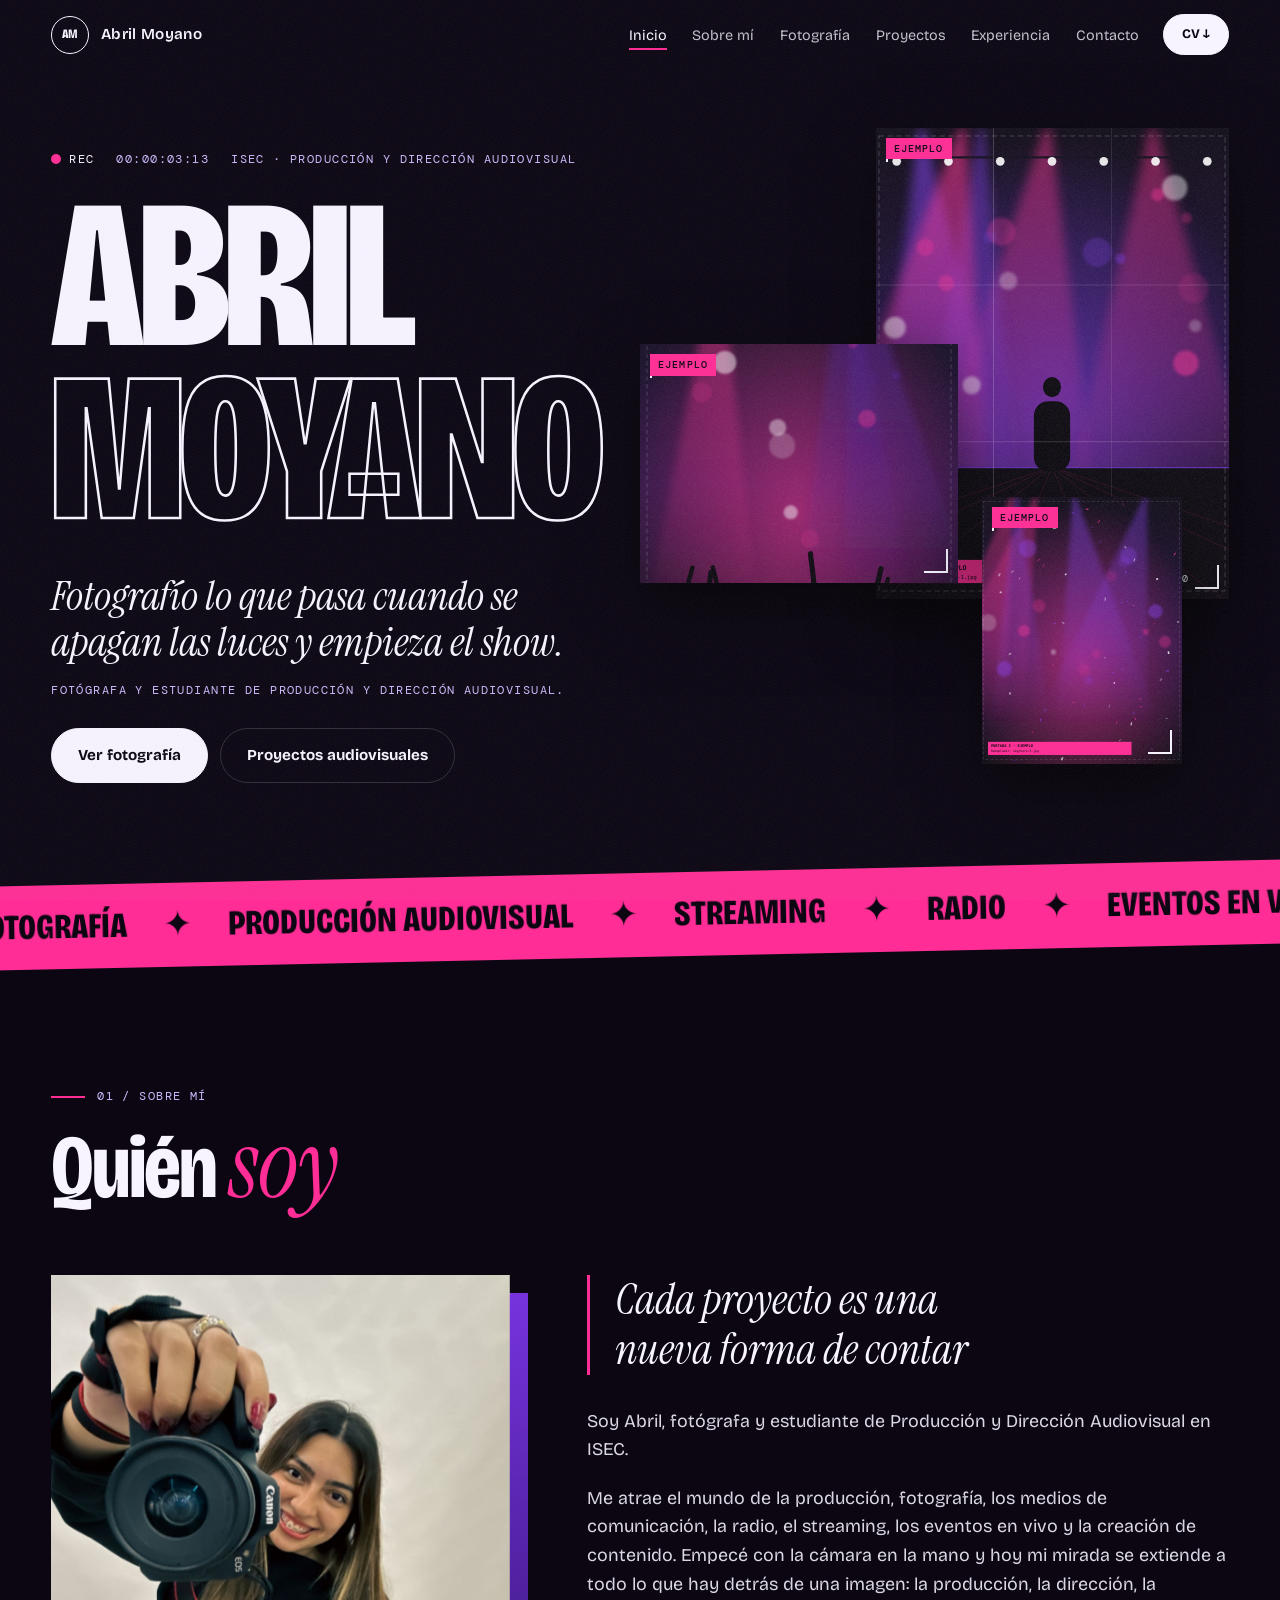
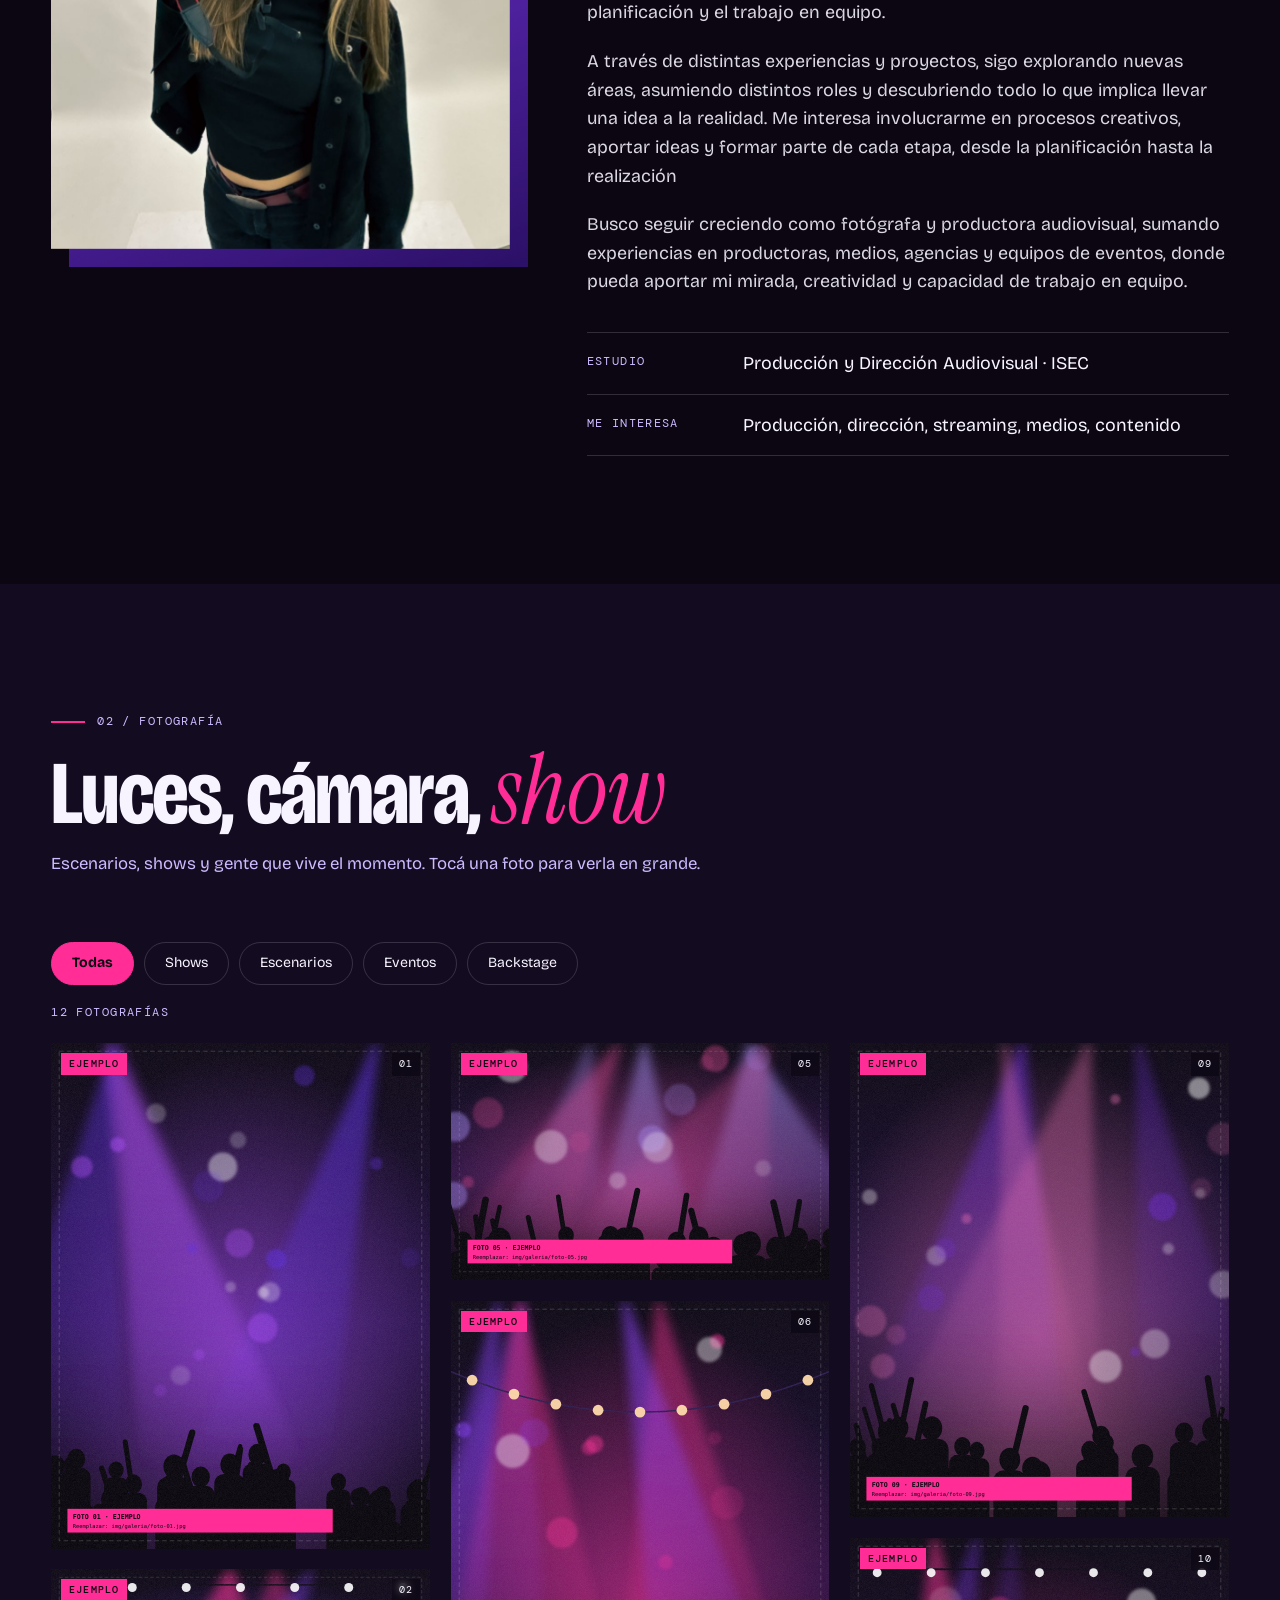
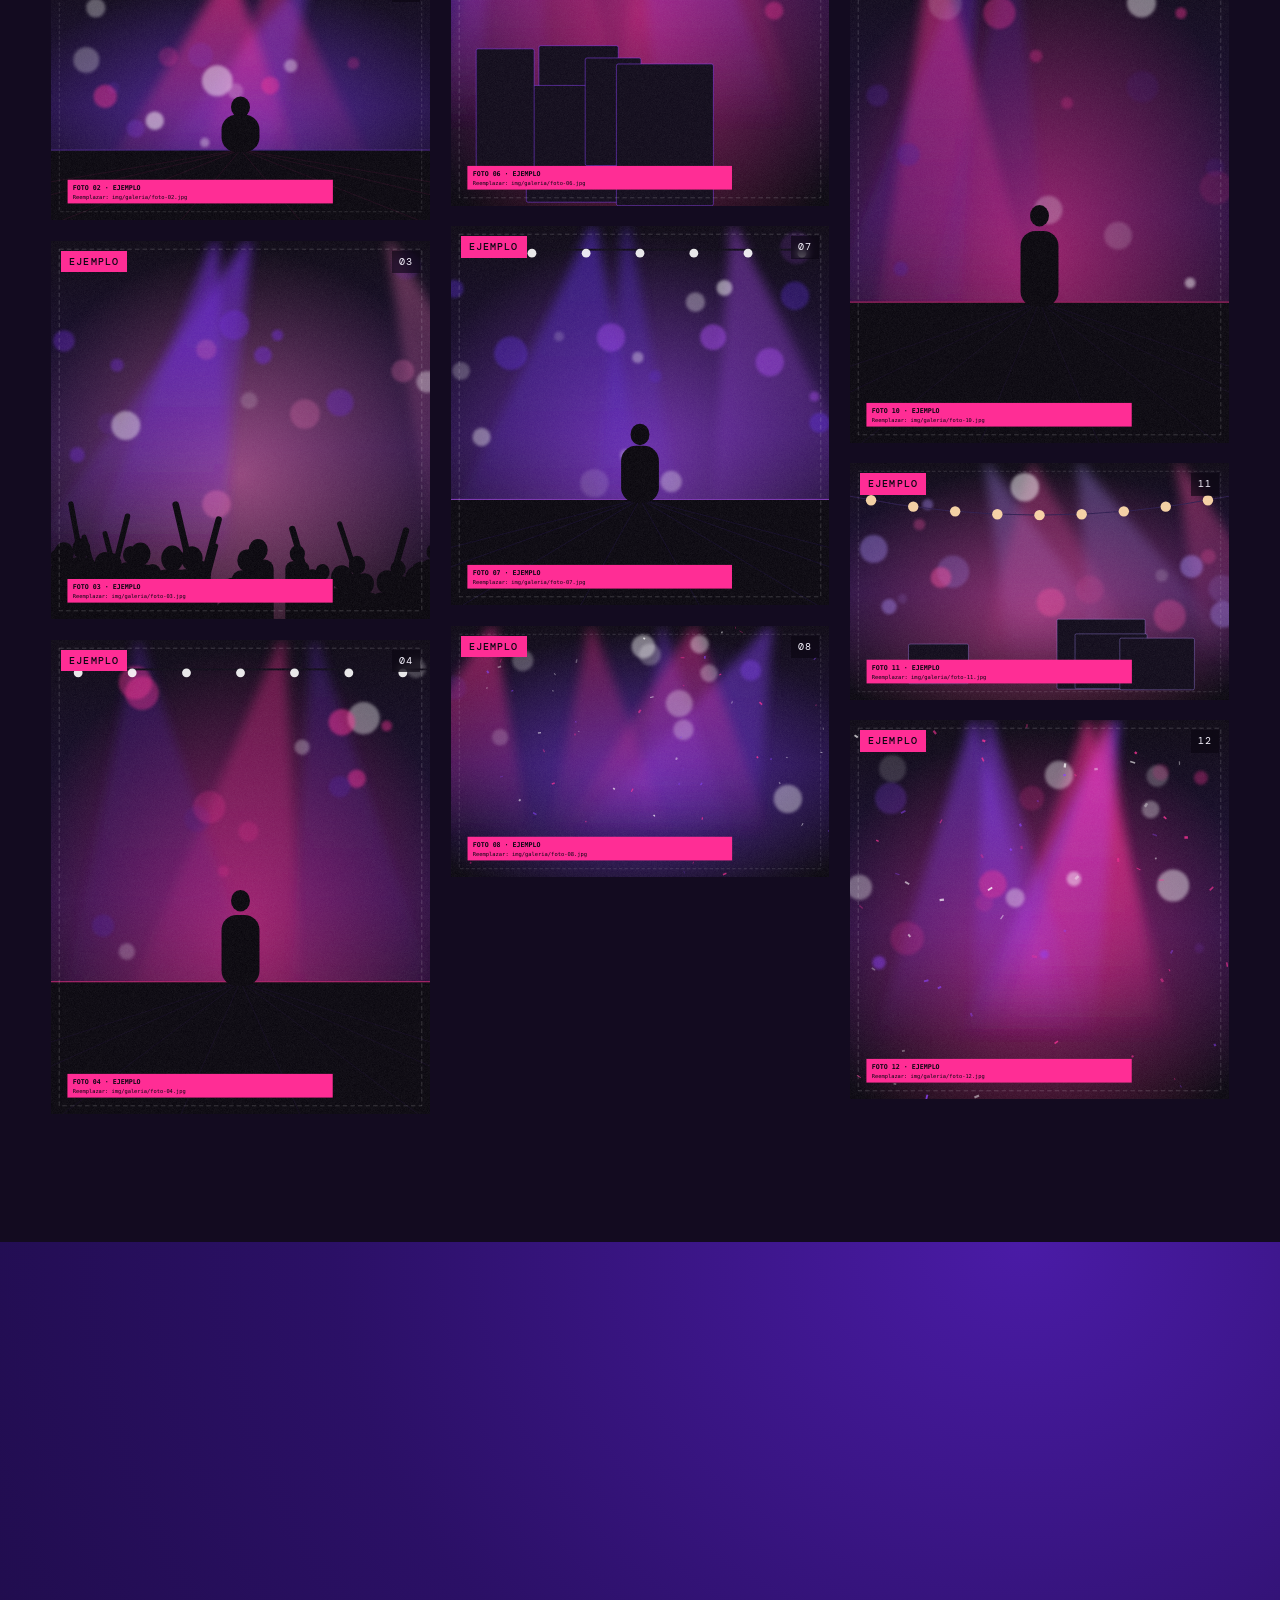
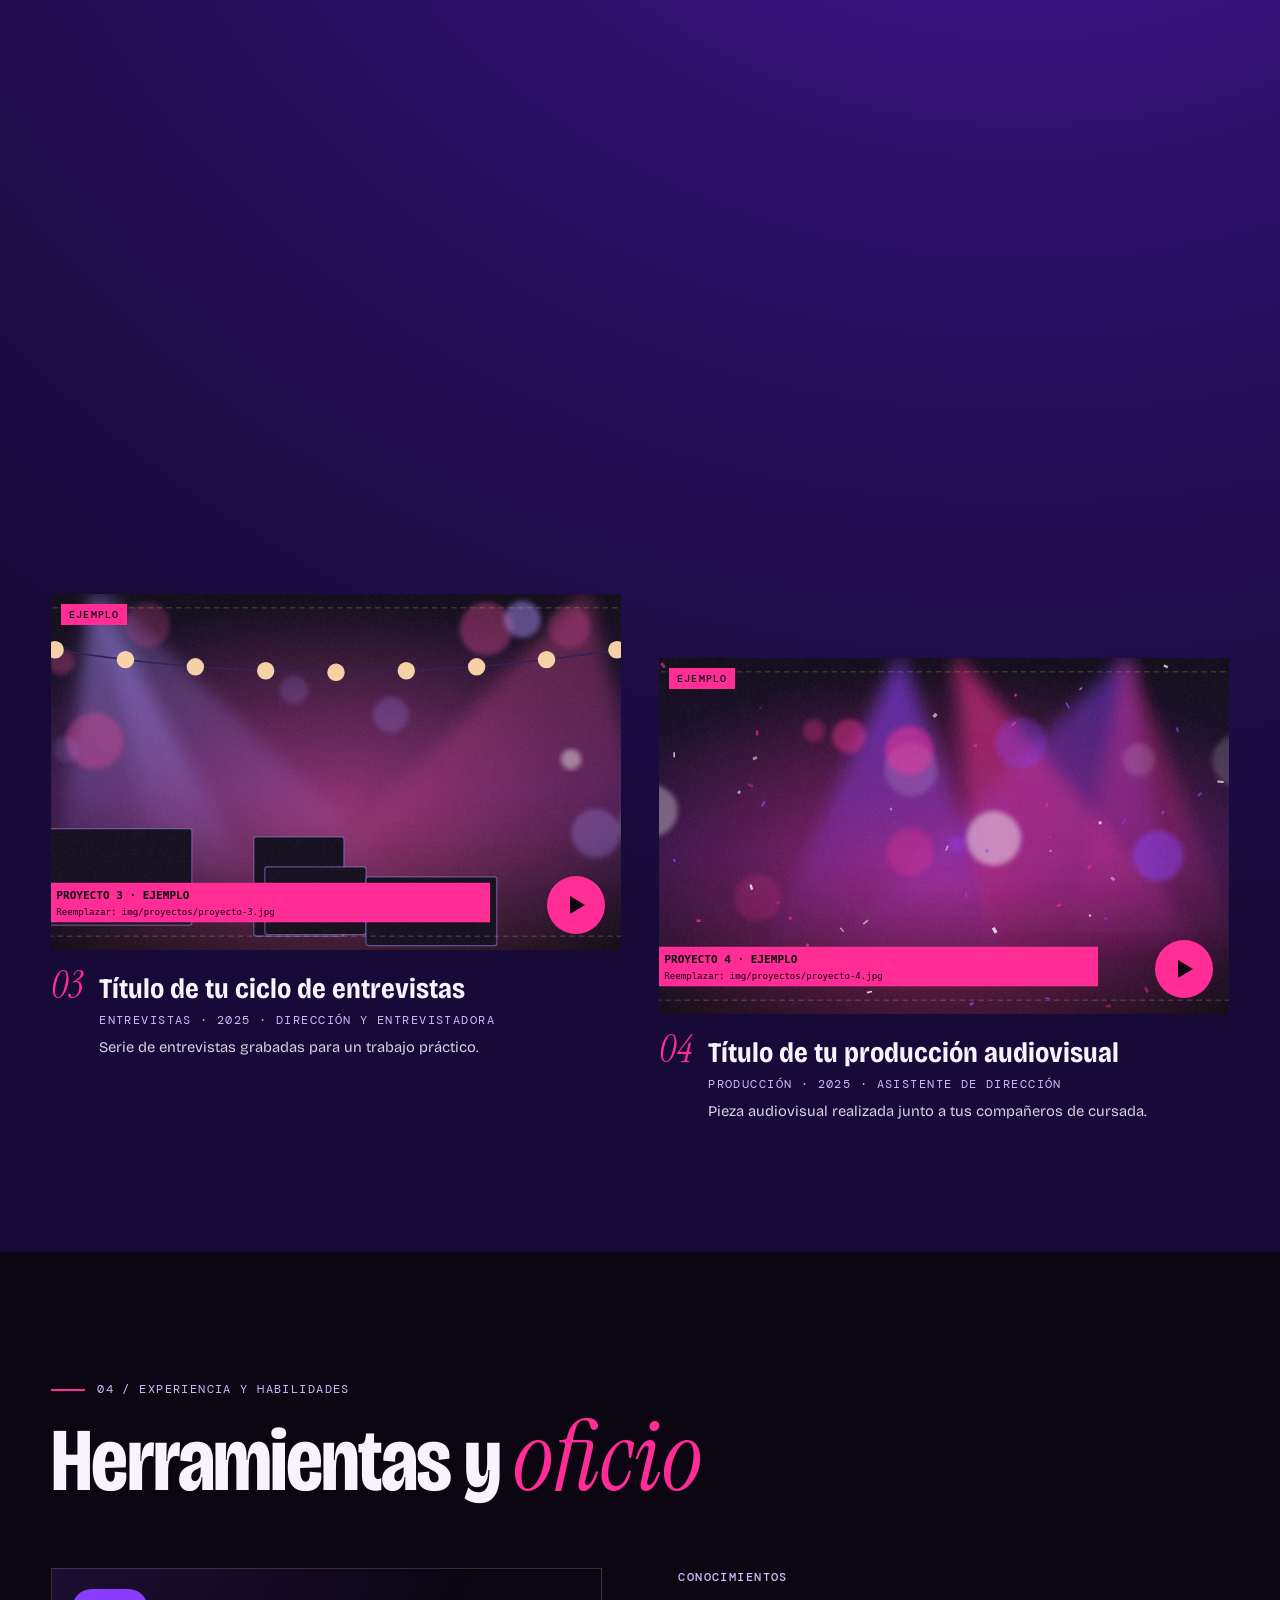
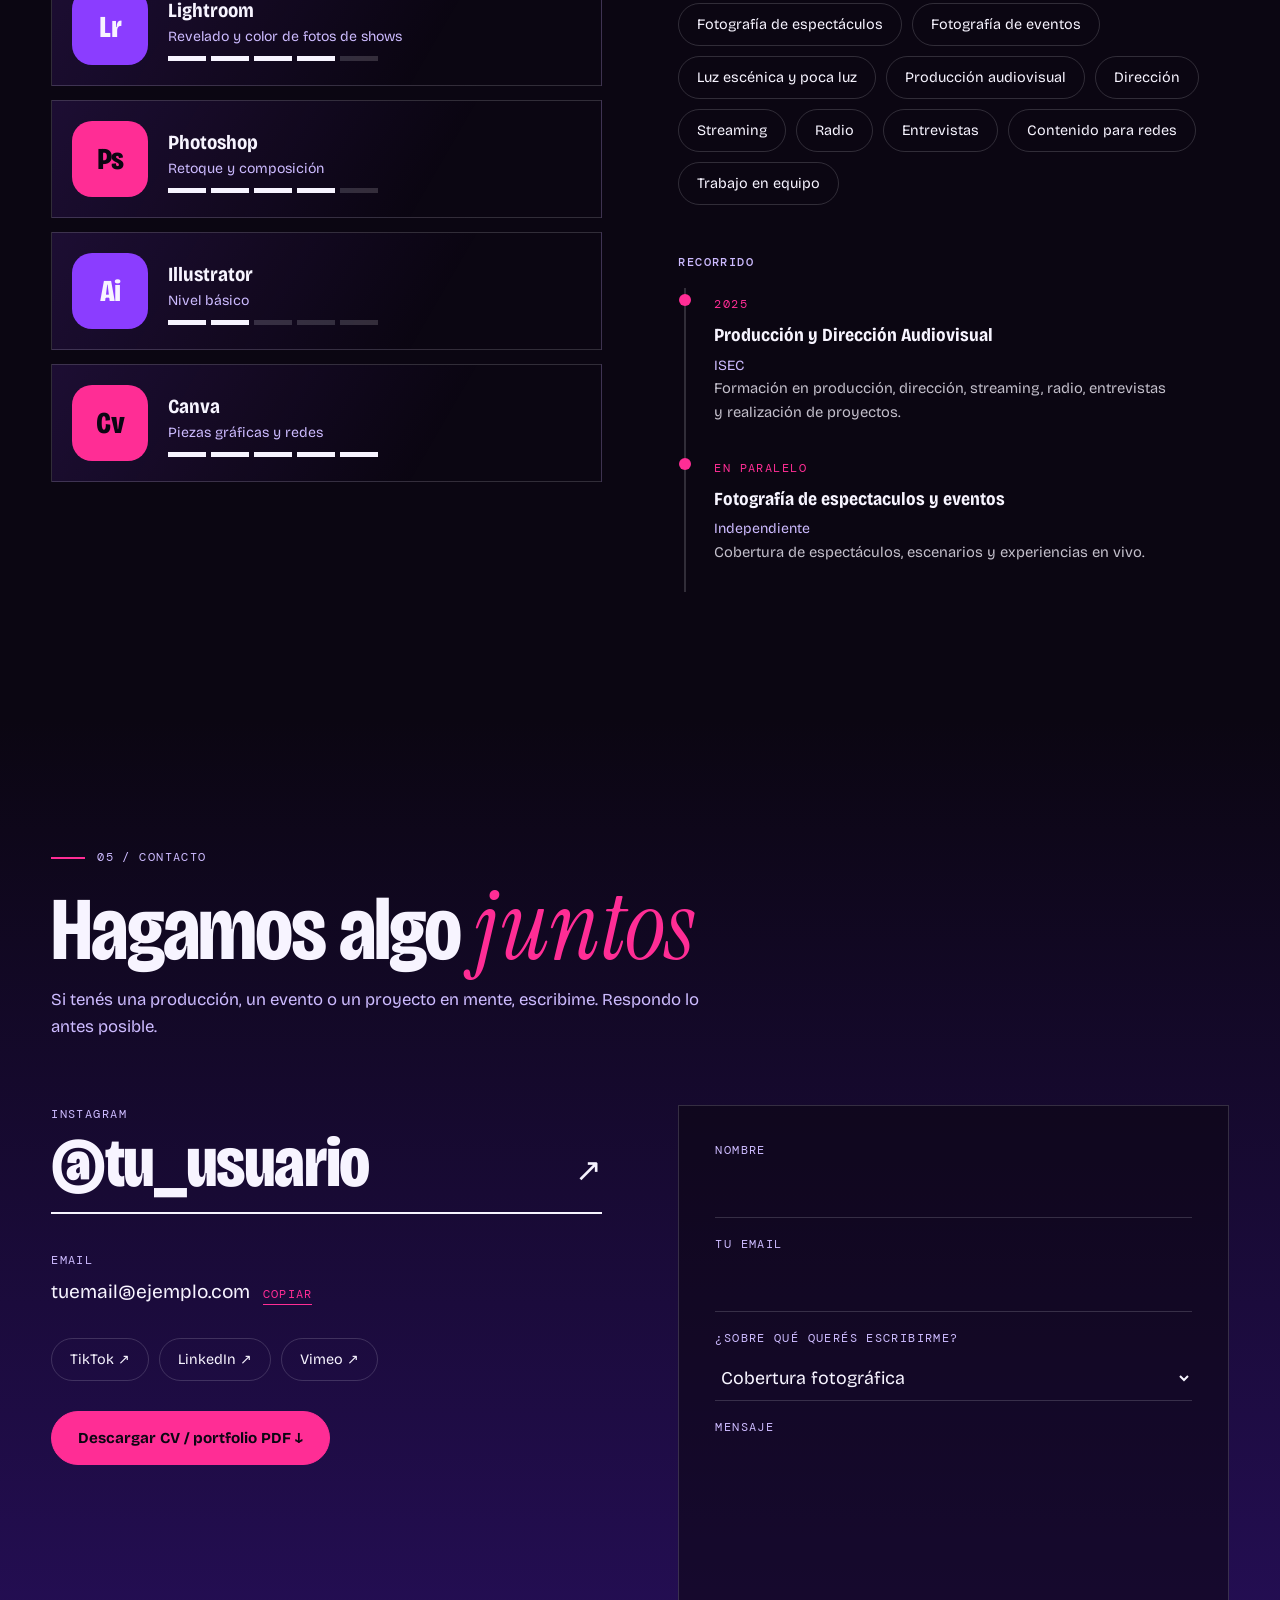
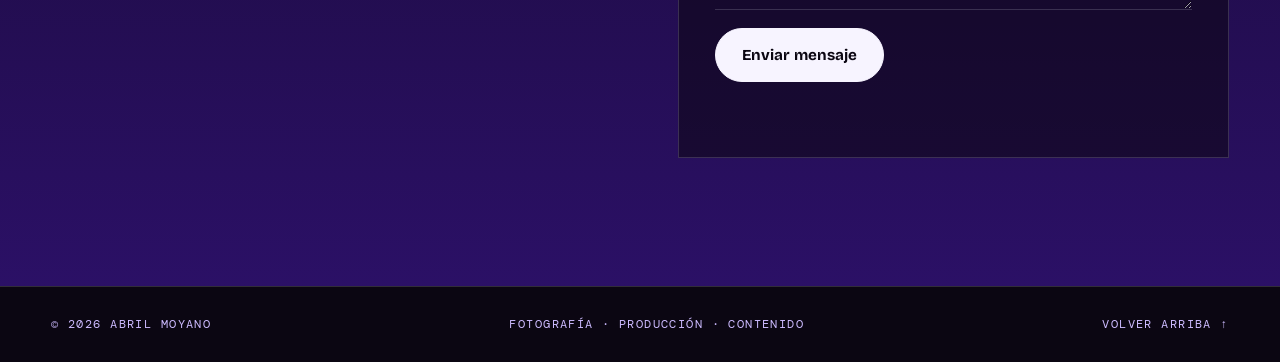
<file: index.html>
<!DOCTYPE html>
<html lang="es">
<head>
<meta charset="utf-8">
<meta name="viewport" content="width=device-width, initial-scale=1">
<title>Abril Moyano · Fotografía y Producción</title>
<meta name="description" content="Portfolio de Abril Moyano, fotógrafa y estudiante de Producción y Dirección Audiovisual en ISEC. Shows, espectáculos, eventos en vivo y contenido.">
<meta name="theme-color" content="#0B0612">
<link rel="icon" href="data:,">
<link rel="preconnect" href="https://fonts.googleapis.com">
<link rel="preconnect" href="https://fonts.gstatic.com" crossorigin>
<link href="https://fonts.googleapis.com/css2?family=Bricolage+Grotesque:opsz,wdth,wght@12..96,75..100,300..800&family=DM+Mono:wght@400;500&family=Instrument+Serif:ital@0;1&display=swap" rel="stylesheet">
<link rel="stylesheet" href="css/styles.css">
</head>
<body>
<a class="skip" href="#contenido">Saltar al contenido</a>
<div class="progress" aria-hidden="true"><i id="progress"></i></div>

<!-- NAVEGACIÓN -->
<nav class="nav" id="nav" aria-label="Principal">
  <a class="brand" href="#inicio" aria-label="Abril Moyano, inicio"><span class="brand-mark">AM</span><span class="brand-name">Abril Moyano</span></a>
  <ul class="nav-links" id="navLinks">
    <li><a href="#inicio">Inicio</a></li>
    <li><a href="#sobre-mi">Sobre mí</a></li>
    <li><a href="#fotografia">Fotografía</a></li>
    <li><a href="#proyectos">Proyectos</a></li>
    <li><a href="#experiencia">Experiencia</a></li>
    <li><a href="#contacto">Contacto</a></li>
  </ul>
  <a class="btn btn-sm nav-cv" href="#contacto" data-cv>CV ↓</a>
  <button class="burger" id="burger" aria-label="Abrir menú" aria-expanded="false" aria-controls="navLinks"><span></span><span></span></button>
</nav>

<main id="contenido">

<!-- 01 · INICIO -->
<header class="hero" id="inicio">
  <div class="hero-meta mono">
    <span class="rec"><i></i>REC</span>
    <span id="tc">00:00:00:00</span>
    <span class="hide-sm">ISEC · Producción y Dirección Audiovisual</span>
  </div>
  <h1 class="name" aria-label="Abril Moyano"><span class="n1">ABRIL</span><span class="n2">MOYANO</span></h1>
  <div class="hero-copy">
    <p class="tagline" id="tagline"></p>
    <p class="subtag mono" id="subtag"></p>
    <div class="hero-cta">
      <a class="btn" href="#fotografia">Ver fotografía</a>
      <a class="btn btn-ghost" href="#proyectos">Proyectos audiovisuales</a>
    </div>
  </div>
  <div class="collage" id="collage" aria-hidden="false"></div>
</header>

<div class="marquee" aria-hidden="true"><div class="marquee-track" id="marquee"></div></div>

<!-- 02 · SOBRE MÍ -->
<section class="sec about" id="sobre-mi">
  <div class="wrap">
    <div class="sec-head" data-rv>
      <span class="idx mono">01 / Sobre mí</span>
      <h2>Quién <em>soy</em></h2>
    </div>
    <div class="about-grid">
      <figure class="portrait" data-rv id="portrait"></figure>
      <div class="about-text" data-rv>
        <blockquote class="pull" id="pull"></blockquote>
        <div id="aboutText"></div>
        <dl class="facts" id="facts"></dl>
      </div>
    </div>
  </div>
</section>

<!-- 03 · FOTOGRAFÍA -->
<section class="sec gallery" id="fotografia">
  <div class="wrap">
    <div class="sec-head" data-rv>
      <span class="idx mono">02 / Fotografía</span>
      <h2>Luces, cámara, <em>show</em></h2>
      <p class="lead">Escenarios, shows y gente que vive el momento. Tocá una foto para verla en grande.</p>
    </div>
    <div class="filters" id="filters" role="group" aria-label="Filtrar fotografías" data-rv></div>
    <p class="count mono" id="count" aria-live="polite"></p>
    <div class="masonry" id="masonry"></div>
  </div>
</section>

<!-- 04 · PROYECTOS -->
<section class="sec projects" id="proyectos">
  <div class="wrap">
    <div class="sec-head" data-rv>
      <span class="idx mono">03 / Proyectos audiovisuales</span>
      <h2>Detrás de <em>cámara</em></h2>
      <p class="lead">Trabajos realizados durante mi formación en ISEC: streaming, radio, entrevistas y producciones. Abrí cada ficha para ver el detalle.</p>
    </div>
    <div class="proj-grid" id="projGrid"></div>
  </div>
</section>

<!-- 05 · EXPERIENCIA Y HABILIDADES -->
<section class="sec skills" id="experiencia">
  <div class="wrap">
    <div class="sec-head" data-rv>
      <span class="idx mono">04 / Experiencia y habilidades</span>
      <h2>Herramientas y <em>oficio</em></h2>
    </div>
    <div class="skills-grid">
      <div class="tools" id="tools" data-rv></div>
      <div class="know" data-rv>
        <h3 class="mono">Conocimientos</h3>
        <ul class="chips" id="chips"></ul>
        <h3 class="mono mt">Recorrido</h3>
        <ol class="timeline" id="timeline"></ol>
      </div>
    </div>
  </div>
</section>

<!-- 06 · CONTACTO -->
<section class="sec contact" id="contacto">
  <div class="wrap">
    <div class="sec-head" data-rv>
      <span class="idx mono">05 / Contacto</span>
      <h2>Hagamos algo <em>juntos</em></h2>
      <p class="lead">Si tenés una producción, un evento o un proyecto en mente, escribime. Respondo lo antes posible.</p>
    </div>
    <div class="contact-grid">
      <div class="contact-side" data-rv>
        <a class="ig" id="igLink" target="_blank" rel="noopener"><span class="mono">Instagram</span><strong id="igText"></strong><span class="arrow" aria-hidden="true">↗</span></a>
        <div class="mail">
          <span class="mono">Email</span>
          <p><span id="mailText"></span> <button class="link-btn" id="copyMail" type="button">Copiar</button></p>
        </div>
        <ul class="socials" id="socials"></ul>
        <a class="btn btn-fuchsia" href="#contacto" id="cvBtn" data-cv>Descargar CV / portfolio PDF ↓</a>
      </div>
      <form class="form" id="form" novalidate data-rv>
        <div class="field"><label for="f-nombre">Nombre</label><input id="f-nombre" name="nombre" autocomplete="name" required></div>
        <div class="field"><label for="f-email">Tu email</label><input id="f-email" name="email" type="email" autocomplete="email" required></div>
        <div class="field"><label for="f-tipo">¿Sobre qué querés escribirme?</label>
          <select id="f-tipo" name="tipo">
            <option>Cobertura fotográfica</option>
            <option>Producción audiovisual</option>
            <option>Contenido para medios o redes</option>
            <option>Trabajo o pasantía</option>
            <option>Otro</option>
          </select></div>
        <div class="field"><label for="f-msg">Mensaje</label><textarea id="f-msg" name="mensaje" rows="5" required></textarea></div>
        <button class="btn" type="submit">Enviar mensaje</button>
        <p class="form-msg" id="formMsg" role="status" aria-live="polite"></p>
      </form>
    </div>
  </div>
</section>
</main>

<footer class="foot">
  <span class="mono">© <span id="year"></span> Abril Moyano</span>
  <span class="mono">Fotografía · Producción · Contenido</span>
  <a class="mono" href="#inicio">Volver arriba ↑</a>
</footer>

<div class="toast" id="toast" role="status" aria-live="polite"></div>

<script src="js/app.js"></script>
</body>
</html>
</file>
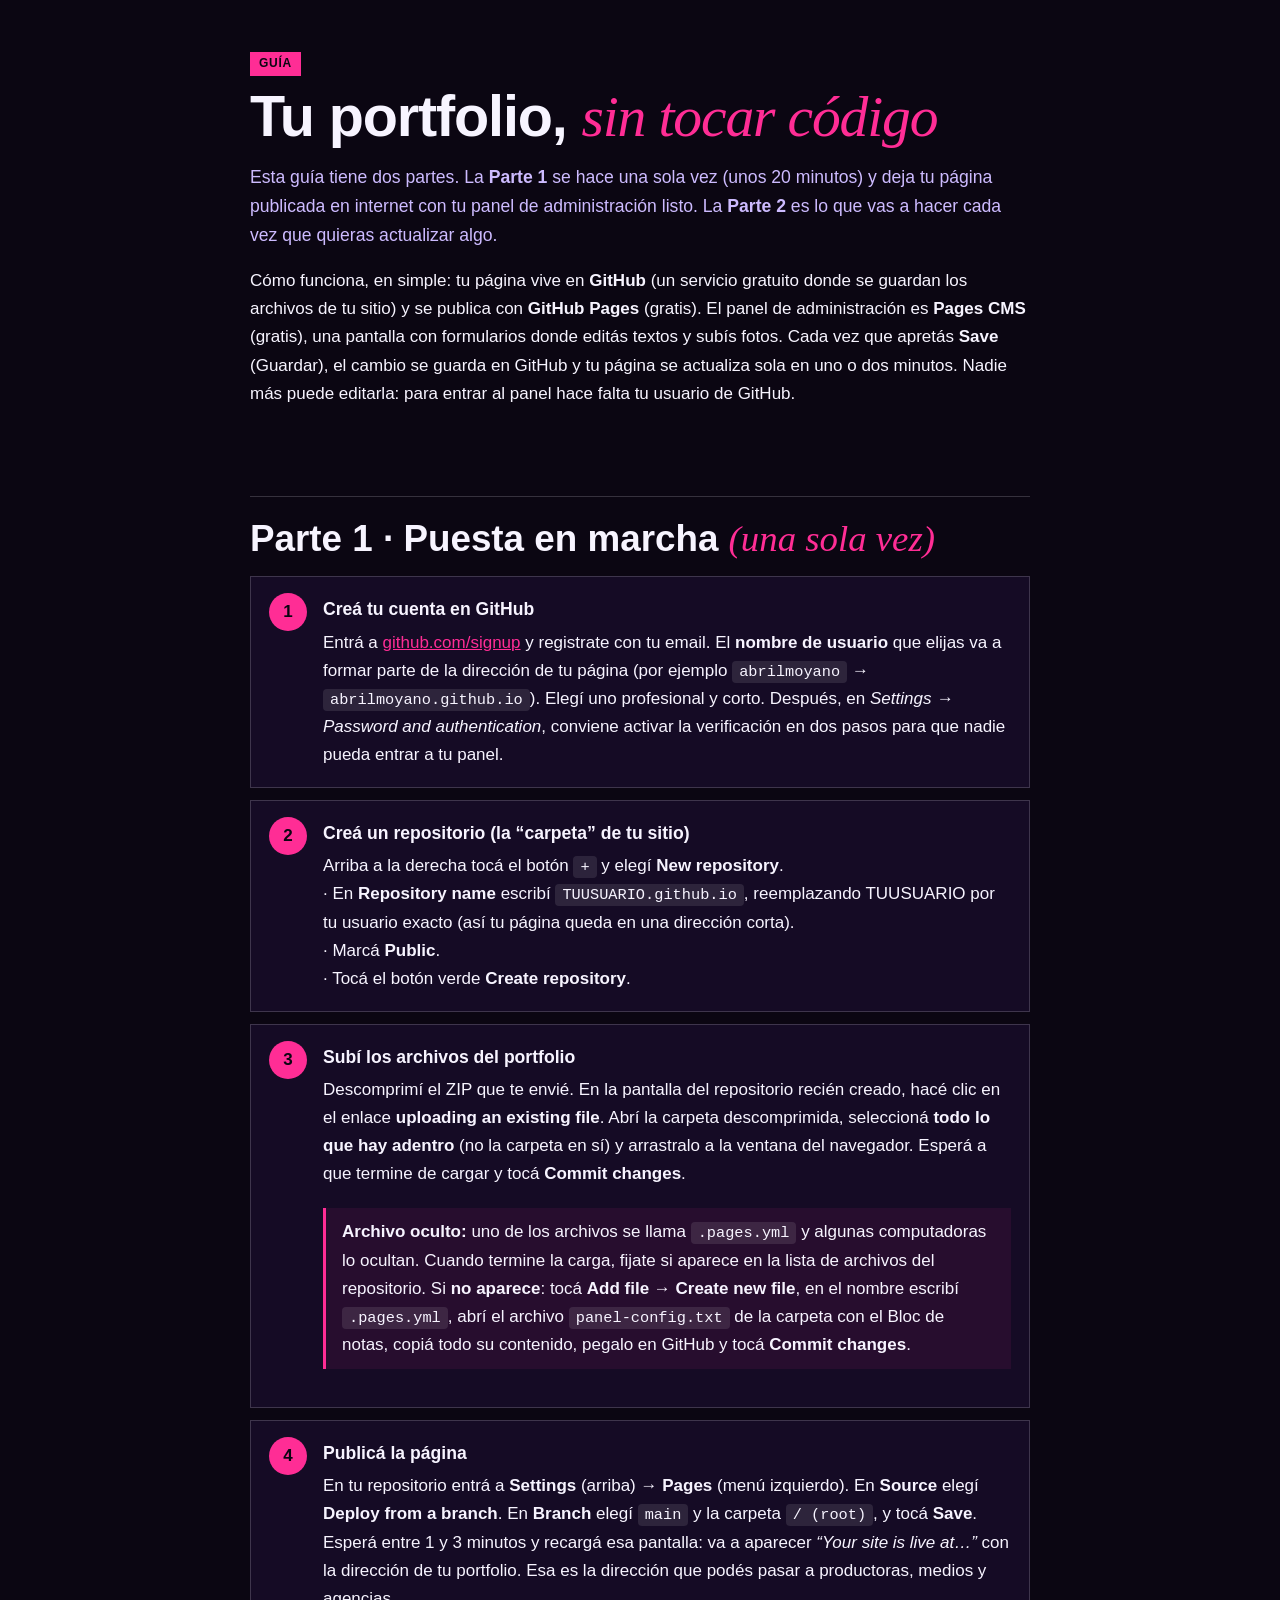
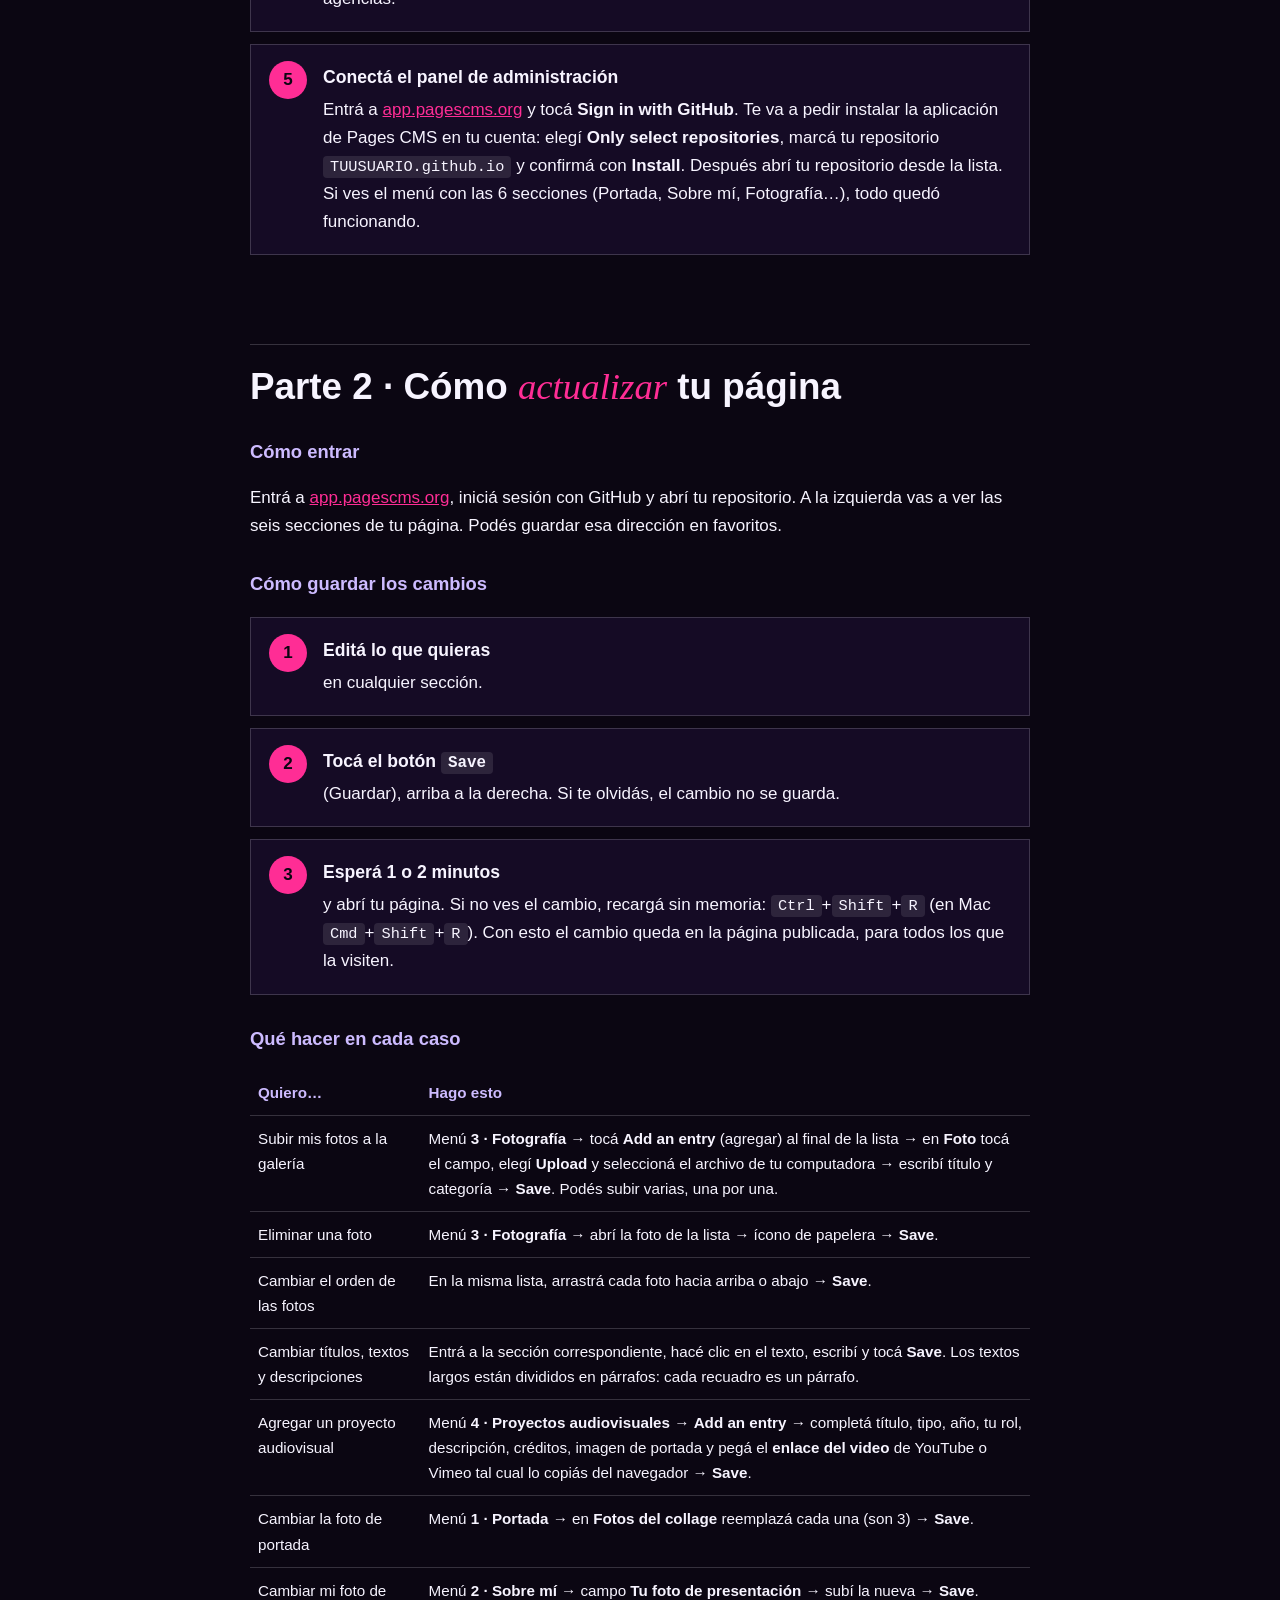
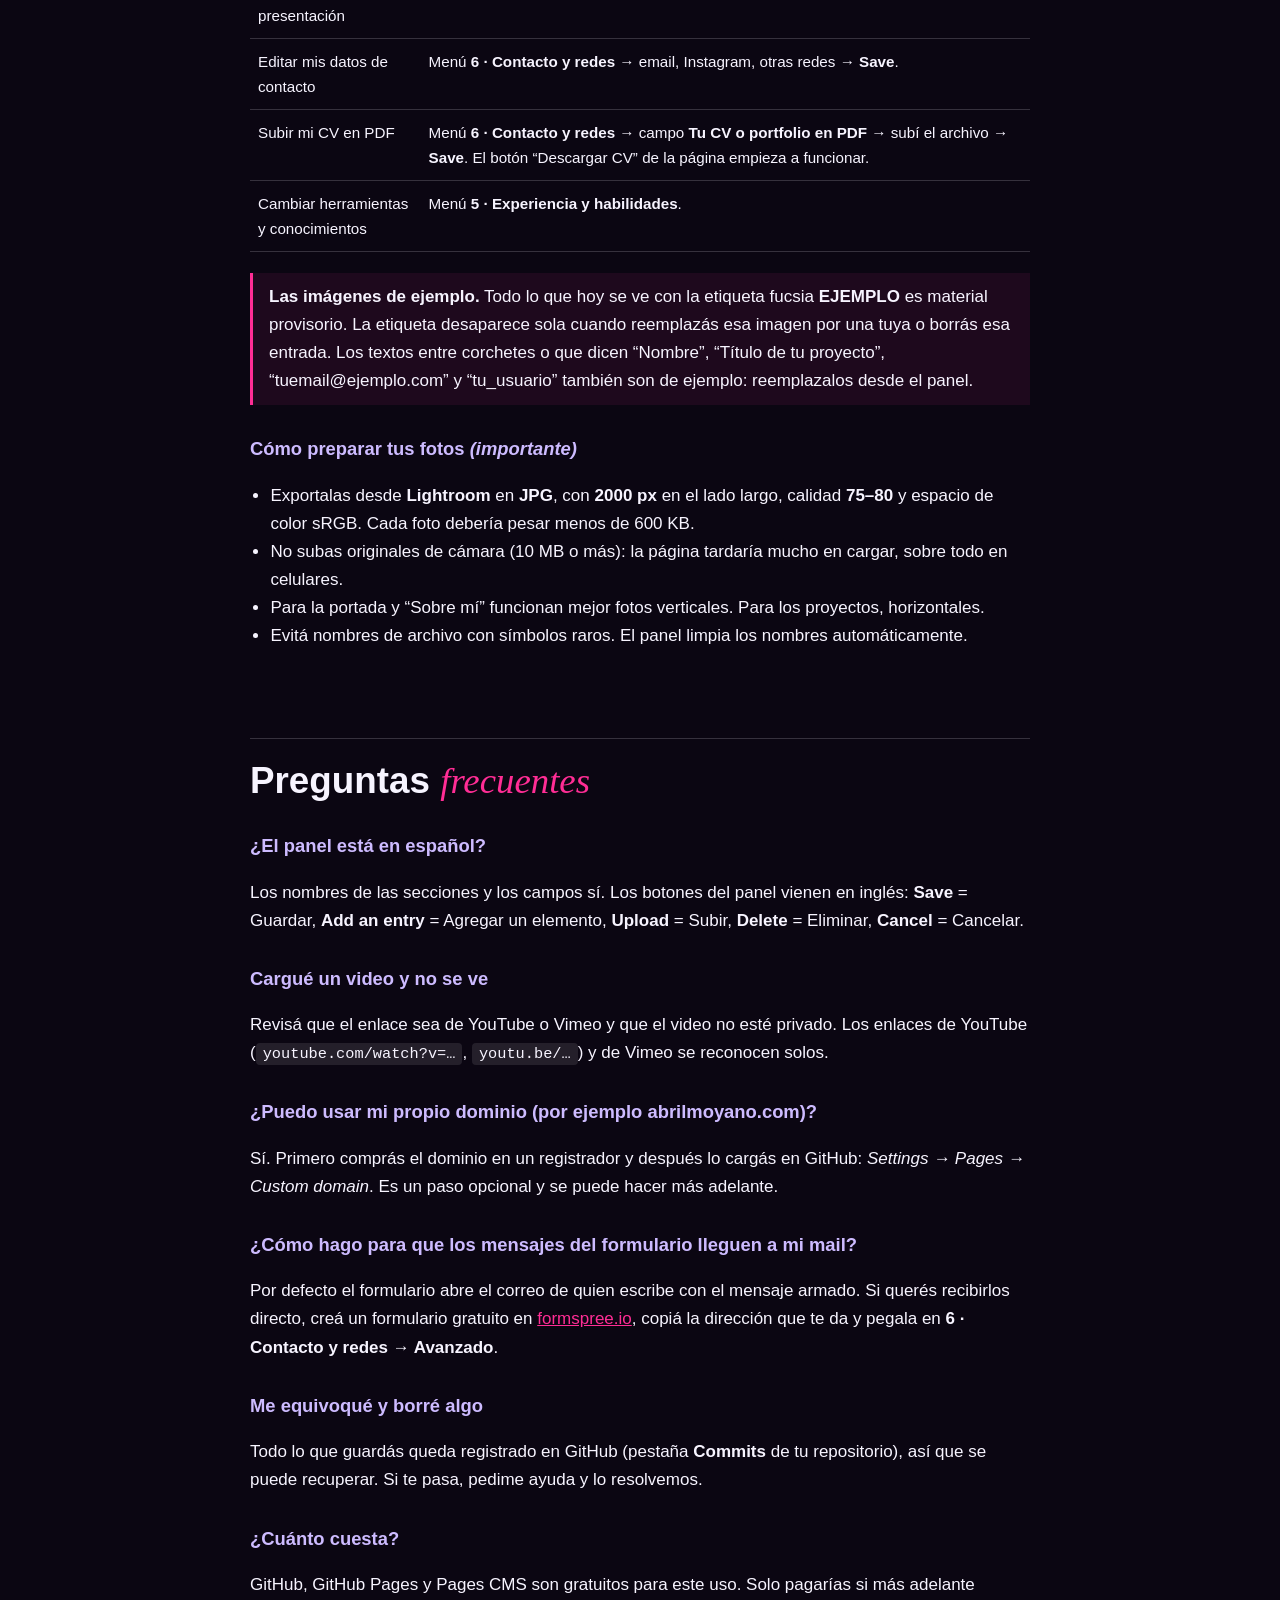
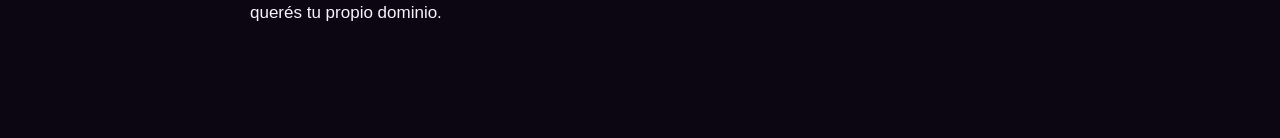
<file: GUIA-PASO-A-PASO.html>
<!DOCTYPE html>
<html lang="es">
<head>
<meta charset="utf-8">
<meta name="viewport" content="width=device-width, initial-scale=1">
<title>Guía paso a paso · Portfolio de Abril Moyano</title>
<style>
:root{--ink:#0B0612;--violet:#8B3DFF;--lilac:#CDBBFF;--white:#F7F4FF;--fuchsia:#FF2D95;--line:rgba(247,244,255,.18)}
*{box-sizing:border-box}
body{margin:0;background:var(--ink);color:var(--white);font:17px/1.65 "Helvetica Neue",Arial,sans-serif;color-scheme:dark}
main{max-width:820px;margin:0 auto;padding:48px 20px 96px}
h1{font-size:clamp(2.2rem,6vw,3.6rem);line-height:1;margin:.2em 0 .3em;letter-spacing:-.02em}
h1 em,h2 em{font-family:Georgia,serif;color:var(--fuchsia);font-weight:400}
h2{font-size:clamp(1.6rem,4vw,2.3rem);margin:2.4em 0 .4em;line-height:1.1;padding-top:.6em;border-top:1px solid var(--line)}
h3{margin:1.6em 0 .3em;font-size:1.15rem;color:var(--lilac)}
.lead{color:var(--lilac);font-size:1.1rem}
ol.steps{list-style:none;counter-reset:s;padding:0;margin:1em 0}
ol.steps>li{counter-increment:s;position:relative;padding:18px 18px 18px 72px;border:1px solid var(--line);margin-bottom:12px;background:rgba(139,61,255,.08)}
ol.steps>li::before{content:counter(s);position:absolute;left:18px;top:16px;width:38px;height:38px;border-radius:50%;background:var(--fuchsia);color:var(--ink);font-weight:800;display:grid;place-items:center}
ol.steps b.t{display:block;font-size:1.1rem;margin-bottom:4px}
code,kbd{font-family:ui-monospace,Menlo,Consolas,monospace;background:rgba(255,255,255,.1);padding:2px 7px;border-radius:4px;font-size:.9em}
.note{border-left:3px solid var(--fuchsia);padding:10px 16px;margin:1.2em 0;background:rgba(255,45,149,.08)}
a{color:var(--fuchsia)}
table{width:100%;border-collapse:collapse;margin:1em 0;font-size:.95rem}
td,th{border-bottom:1px solid var(--line);padding:10px 8px;text-align:left;vertical-align:top}
th{color:var(--lilac);font-weight:600}
ul{padding-left:1.2em}
.tag{display:inline-block;background:var(--fuchsia);color:var(--ink);font-weight:700;font-size:.75rem;padding:2px 9px;letter-spacing:.06em;text-transform:uppercase}
</style>
</head>
<body>
<main>
<span class="tag">Guía</span>
<h1>Tu portfolio, <em>sin tocar código</em></h1>
<p class="lead">Esta guía tiene dos partes. La <b>Parte 1</b> se hace una sola vez (unos 20 minutos) y deja tu página publicada en internet con tu panel de administración listo. La <b>Parte 2</b> es lo que vas a hacer cada vez que quieras actualizar algo.</p>

<p>Cómo funciona, en simple: tu página vive en <b>GitHub</b> (un servicio gratuito donde se guardan los archivos de tu sitio) y se publica con <b>GitHub Pages</b> (gratis). El panel de administración es <b>Pages CMS</b> (gratis), una pantalla con formularios donde editás textos y subís fotos. Cada vez que apretás <b>Save</b> (Guardar), el cambio se guarda en GitHub y tu página se actualiza sola en uno o dos minutos. Nadie más puede editarla: para entrar al panel hace falta tu usuario de GitHub.</p>

<h2>Parte 1 · Puesta en marcha <em>(una sola vez)</em></h2>

<ol class="steps">
<li><b class="t">Creá tu cuenta en GitHub</b>
Entrá a <a href="https://github.com/signup" target="_blank" rel="noopener">github.com/signup</a> y registrate con tu email. El <b>nombre de usuario</b> que elijas va a formar parte de la dirección de tu página (por ejemplo <code>abrilmoyano</code> → <code>abrilmoyano.github.io</code>). Elegí uno profesional y corto. Después, en <i>Settings → Password and authentication</i>, conviene activar la verificación en dos pasos para que nadie pueda entrar a tu panel.</li>

<li><b class="t">Creá un repositorio (la “carpeta” de tu sitio)</b>
Arriba a la derecha tocá el botón <code>+</code> y elegí <b>New repository</b>.<br>
· En <b>Repository name</b> escribí <code>TUUSUARIO.github.io</code>, reemplazando TUUSUARIO por tu usuario exacto (así tu página queda en una dirección corta).<br>
· Marcá <b>Public</b>.<br>
· Tocá el botón verde <b>Create repository</b>.</li>

<li><b class="t">Subí los archivos del portfolio</b>
Descomprimí el ZIP que te envié. En la pantalla del repositorio recién creado, hacé clic en el enlace <b>uploading an existing file</b>. Abrí la carpeta descomprimida, seleccioná <b>todo lo que hay adentro</b> (no la carpeta en sí) y arrastralo a la ventana del navegador. Esperá a que termine de cargar y tocá <b>Commit changes</b>.
<div class="note"><b>Archivo oculto:</b> uno de los archivos se llama <code>.pages.yml</code> y algunas computadoras lo ocultan. Cuando termine la carga, fijate si aparece en la lista de archivos del repositorio. Si <b>no aparece</b>: tocá <b>Add file → Create new file</b>, en el nombre escribí <code>.pages.yml</code>, abrí el archivo <code>panel-config.txt</code> de la carpeta con el Bloc de notas, copiá todo su contenido, pegalo en GitHub y tocá <b>Commit changes</b>.</div></li>

<li><b class="t">Publicá la página</b>
En tu repositorio entrá a <b>Settings</b> (arriba) → <b>Pages</b> (menú izquierdo). En <b>Source</b> elegí <b>Deploy from a branch</b>. En <b>Branch</b> elegí <code>main</code> y la carpeta <code>/ (root)</code>, y tocá <b>Save</b>. Esperá entre 1 y 3 minutos y recargá esa pantalla: va a aparecer <i>“Your site is live at…”</i> con la dirección de tu portfolio. Esa es la dirección que podés pasar a productoras, medios y agencias.</li>

<li><b class="t">Conectá el panel de administración</b>
Entrá a <a href="https://app.pagescms.org" target="_blank" rel="noopener">app.pagescms.org</a> y tocá <b>Sign in with GitHub</b>. Te va a pedir instalar la aplicación de Pages CMS en tu cuenta: elegí <b>Only select repositories</b>, marcá tu repositorio <code>TUUSUARIO.github.io</code> y confirmá con <b>Install</b>. Después abrí tu repositorio desde la lista. Si ves el menú con las 6 secciones (Portada, Sobre mí, Fotografía…), todo quedó funcionando.</li>
</ol>

<h2>Parte 2 · Cómo <em>actualizar</em> tu página</h2>

<h3>Cómo entrar</h3>
<p>Entrá a <a href="https://app.pagescms.org" target="_blank" rel="noopener">app.pagescms.org</a>, iniciá sesión con GitHub y abrí tu repositorio. A la izquierda vas a ver las seis secciones de tu página. Podés guardar esa dirección en favoritos.</p>

<h3>Cómo guardar los cambios</h3>
<ol class="steps">
<li><b class="t">Editá lo que quieras</b> en cualquier sección.</li>
<li><b class="t">Tocá el botón <code>Save</code></b> (Guardar), arriba a la derecha. Si te olvidás, el cambio no se guarda.</li>
<li><b class="t">Esperá 1 o 2 minutos</b> y abrí tu página. Si no ves el cambio, recargá sin memoria: <kbd>Ctrl</kbd>+<kbd>Shift</kbd>+<kbd>R</kbd> (en Mac <kbd>Cmd</kbd>+<kbd>Shift</kbd>+<kbd>R</kbd>). Con esto el cambio queda en la página publicada, para todos los que la visiten.</li>
</ol>

<h3>Qué hacer en cada caso</h3>
<table>
<tr><th>Quiero…</th><th>Hago esto</th></tr>
<tr><td>Subir mis fotos a la galería</td><td>Menú <b>3 · Fotografía</b> → tocá <b>Add an entry</b> (agregar) al final de la lista → en <b>Foto</b> tocá el campo, elegí <b>Upload</b> y seleccioná el archivo de tu computadora → escribí título y categoría → <b>Save</b>. Podés subir varias, una por una.</td></tr>
<tr><td>Eliminar una foto</td><td>Menú <b>3 · Fotografía</b> → abrí la foto de la lista → ícono de papelera → <b>Save</b>.</td></tr>
<tr><td>Cambiar el orden de las fotos</td><td>En la misma lista, arrastrá cada foto hacia arriba o abajo → <b>Save</b>.</td></tr>
<tr><td>Cambiar títulos, textos y descripciones</td><td>Entrá a la sección correspondiente, hacé clic en el texto, escribí y tocá <b>Save</b>. Los textos largos están divididos en párrafos: cada recuadro es un párrafo.</td></tr>
<tr><td>Agregar un proyecto audiovisual</td><td>Menú <b>4 · Proyectos audiovisuales</b> → <b>Add an entry</b> → completá título, tipo, año, tu rol, descripción, créditos, imagen de portada y pegá el <b>enlace del video</b> de YouTube o Vimeo tal cual lo copiás del navegador → <b>Save</b>.</td></tr>
<tr><td>Cambiar la foto de portada</td><td>Menú <b>1 · Portada</b> → en <b>Fotos del collage</b> reemplazá cada una (son 3) → <b>Save</b>.</td></tr>
<tr><td>Cambiar mi foto de presentación</td><td>Menú <b>2 · Sobre mí</b> → campo <b>Tu foto de presentación</b> → subí la nueva → <b>Save</b>.</td></tr>
<tr><td>Editar mis datos de contacto</td><td>Menú <b>6 · Contacto y redes</b> → email, Instagram, otras redes → <b>Save</b>.</td></tr>
<tr><td>Subir mi CV en PDF</td><td>Menú <b>6 · Contacto y redes</b> → campo <b>Tu CV o portfolio en PDF</b> → subí el archivo → <b>Save</b>. El botón “Descargar CV” de la página empieza a funcionar.</td></tr>
<tr><td>Cambiar herramientas y conocimientos</td><td>Menú <b>5 · Experiencia y habilidades</b>.</td></tr>
</table>

<div class="note"><b>Las imágenes de ejemplo.</b> Todo lo que hoy se ve con la etiqueta fucsia <b>EJEMPLO</b> es material provisorio. La etiqueta desaparece sola cuando reemplazás esa imagen por una tuya o borrás esa entrada. Los textos entre corchetes o que dicen “Nombre”, “Título de tu proyecto”, “tuemail@ejemplo.com” y “tu_usuario” también son de ejemplo: reemplazalos desde el panel.</div>

<h3>Cómo preparar tus fotos <em>(importante)</em></h3>
<ul>
<li>Exportalas desde <b>Lightroom</b> en <b>JPG</b>, con <b>2000 px</b> en el lado largo, calidad <b>75–80</b> y espacio de color sRGB. Cada foto debería pesar menos de 600 KB.</li>
<li>No subas originales de cámara (10 MB o más): la página tardaría mucho en cargar, sobre todo en celulares.</li>
<li>Para la portada y “Sobre mí” funcionan mejor fotos verticales. Para los proyectos, horizontales.</li>
<li>Evitá nombres de archivo con símbolos raros. El panel limpia los nombres automáticamente.</li>
</ul>

<h2>Preguntas <em>frecuentes</em></h2>
<h3>¿El panel está en español?</h3>
<p>Los nombres de las secciones y los campos sí. Los botones del panel vienen en inglés: <b>Save</b> = Guardar, <b>Add an entry</b> = Agregar un elemento, <b>Upload</b> = Subir, <b>Delete</b> = Eliminar, <b>Cancel</b> = Cancelar.</p>
<h3>Cargué un video y no se ve</h3>
<p>Revisá que el enlace sea de YouTube o Vimeo y que el video no esté privado. Los enlaces de YouTube (<code>youtube.com/watch?v=…</code>, <code>youtu.be/…</code>) y de Vimeo se reconocen solos.</p>
<h3>¿Puedo usar mi propio dominio (por ejemplo abrilmoyano.com)?</h3>
<p>Sí. Primero comprás el dominio en un registrador y después lo cargás en GitHub: <i>Settings → Pages → Custom domain</i>. Es un paso opcional y se puede hacer más adelante.</p>
<h3>¿Cómo hago para que los mensajes del formulario lleguen a mi mail?</h3>
<p>Por defecto el formulario abre el correo de quien escribe con el mensaje armado. Si querés recibirlos directo, creá un formulario gratuito en <a href="https://formspree.io" target="_blank" rel="noopener">formspree.io</a>, copiá la dirección que te da y pegala en <b>6 · Contacto y redes → Avanzado</b>.</p>
<h3>Me equivoqué y borré algo</h3>
<p>Todo lo que guardás queda registrado en GitHub (pestaña <b>Commits</b> de tu repositorio), así que se puede recuperar. Si te pasa, pedime ayuda y lo resolvemos.</p>
<h3>¿Cuánto cuesta?</h3>
<p>GitHub, GitHub Pages y Pages CMS son gratuitos para este uso. Solo pagarías si más adelante querés tu propio dominio.</p>
</main>
</body>
</html>
</file>
<file: css/styles.css>
/* ============================================================
   ABRIL MOYANO · PORTFOLIO — estilos
   Idea de layout: portada editorial con nombre gigante sobre un collage
   fotográfico con visor de cámara; secciones que alternan negro y violeta.
   Para cambiar colores, editá las variables de :root.
   ============================================================ */
:root{
  --ink:#0B0612;
  --ink-2:#130B20;
  --violet:#8B3DFF;
  --violet-deep:#2B1066;
  --lilac:#CDBBFF;
  --white:#F7F4FF;
  --fuchsia:#FF2D95;
  --line:rgba(247,244,255,.16);
  --f-display:"Bricolage Grotesque","Helvetica Neue",Arial,sans-serif;
  --f-serif:"Instrument Serif",Georgia,"Times New Roman",serif;
  --f-mono:"DM Mono",ui-monospace,Menlo,Consolas,monospace;
  --g:clamp(16px,4vw,56px);
  --max:1320px;
  --ease:cubic-bezier(.2,.7,.2,1);
  color-scheme:dark;
}
*{box-sizing:border-box;margin:0;padding:0}
html{overflow-x:clip;scroll-behavior:smooth;scroll-padding-top:72px;-webkit-text-size-adjust:100%}
body{background:var(--ink);color:var(--white);font-family:var(--f-display);font-size:clamp(1rem,.96rem + .2vw,1.125rem);line-height:1.6;font-variation-settings:"wdth" 100;overflow-x:hidden;-webkit-font-smoothing:antialiased}
body::after{content:"";position:fixed;inset:0;pointer-events:none;z-index:90;opacity:.07;background-image:url("data:image/svg+xml;utf8,<svg xmlns='http://www.w3.org/2000/svg' width='160' height='160'><filter id='n'><feTurbulence type='fractalNoise' baseFrequency='.85' numOctaves='2' stitchTiles='stitch'/></filter><rect width='160' height='160' filter='url(%23n)'/></svg>")}
img{display:block;max-width:100%}
a{color:inherit}
button{font:inherit;color:inherit;cursor:pointer;background:none;border:0}
ul,ol{list-style:none}
.mono{font-family:var(--f-mono);font-size:.74rem;letter-spacing:.12em;text-transform:uppercase}
:focus-visible{outline:2px solid var(--fuchsia);outline-offset:3px}
.skip{position:absolute;left:-999px;top:8px;background:var(--fuchsia);color:var(--ink);padding:8px 14px;z-index:200}
.skip:focus{left:8px}
.wrap{max-width:var(--max);margin:0 auto;padding:0 var(--g)}
.hide-sm{display:inline}

/* progreso de scroll */
.progress{position:fixed;top:0;left:0;right:0;height:3px;z-index:120}
.progress i{display:block;height:100%;width:0;background:linear-gradient(90deg,var(--violet),var(--fuchsia))}

/* ---------- NAV ---------- */
.nav{position:fixed;top:0;left:0;right:0;z-index:100;display:flex;align-items:center;gap:24px;padding:14px var(--g);transition:background .35s,backdrop-filter .35s,border-color .35s;border-bottom:1px solid transparent}
.nav.solid{background:rgba(11,6,18,.78);backdrop-filter:blur(14px);-webkit-backdrop-filter:blur(14px);border-color:var(--line)}
.brand{display:flex;align-items:center;gap:12px;text-decoration:none;margin-right:auto}
.brand-mark{display:grid;place-items:center;width:38px;height:38px;border:1.5px solid var(--white);border-radius:50%;font-weight:800;font-size:.8rem;font-variation-settings:"wdth" 75;letter-spacing:.02em;transition:.3s var(--ease)}
.brand:hover .brand-mark{background:var(--fuchsia);border-color:var(--fuchsia);color:var(--ink)}
.brand-name{font-weight:600;font-size:.95rem;letter-spacing:.02em}
.nav-links{display:flex;gap:clamp(14px,2vw,30px)}
.nav-links a{position:relative;text-decoration:none;font-size:.9rem;padding:6px 0;opacity:.78;transition:opacity .2s}
.nav-links a::after{content:"";position:absolute;left:0;right:0;bottom:0;height:2px;background:var(--fuchsia);transform:scaleX(0);transform-origin:left;transition:transform .35s var(--ease)}
.nav-links a:hover,.nav-links a.on{opacity:1}
.nav-links a:hover::after,.nav-links a.on::after{transform:scaleX(1)}
.burger{display:none;width:44px;height:44px;position:relative;z-index:3}
.burger span{position:absolute;left:11px;right:11px;height:2px;background:var(--white);transition:.3s var(--ease)}
.burger span:first-child{top:18px}.burger span:last-child{top:25px}
.burger[aria-expanded="true"] span:first-child{top:21px;transform:rotate(45deg)}
.burger[aria-expanded="true"] span:last-child{top:21px;transform:rotate(-45deg)}

/* ---------- BOTONES ---------- */
.btn{display:inline-flex;align-items:center;justify-content:center;gap:10px;padding:14px 26px;border-radius:999px;background:var(--white);color:var(--ink);font-weight:700;font-size:.95rem;text-decoration:none;border:1.5px solid var(--white);transition:transform .3s var(--ease),background .25s,color .25s,border-color .25s}
.btn:hover{background:var(--violet);border-color:var(--violet);color:var(--white);transform:translateY(-2px)}
.btn-ghost{background:transparent;color:var(--white);border-color:var(--line)}
.btn-ghost:hover{background:var(--white);color:var(--ink);border-color:var(--white)}
.btn-fuchsia{background:var(--fuchsia);border-color:var(--fuchsia);color:var(--ink)}
.btn-fuchsia:hover{background:var(--white);border-color:var(--white);color:var(--ink)}
.btn-sm{padding:9px 18px;font-size:.82rem}
.link-btn{font-family:var(--f-mono);font-size:.72rem;text-transform:uppercase;letter-spacing:.1em;color:var(--fuchsia);border-bottom:1px solid currentColor;margin-left:8px}

/* ---------- HERO ---------- */
.hero{position:relative;padding:clamp(96px,12vw,150px) var(--g) clamp(40px,5vw,72px);max-width:1500px;margin:0 auto;isolation:isolate}
.hero-meta{display:flex;gap:22px;align-items:center;color:var(--lilac);margin-bottom:clamp(8px,2vw,20px);flex-wrap:wrap}
.rec{display:inline-flex;align-items:center;gap:8px;color:var(--white)}
.rec i{width:10px;height:10px;border-radius:50%;background:var(--fuchsia);animation:blink 1.4s steps(2,end) infinite}
@keyframes blink{50%{opacity:.15}}
.name{position:relative;z-index:2;display:flex;flex-direction:column;font-weight:800;font-variation-settings:"wdth" 75;font-size:clamp(4rem,16.5vw,15.5rem);line-height:.82;letter-spacing:-.025em;text-transform:uppercase;pointer-events:none}
.name span{display:block;animation:rise 1s var(--ease) both}
.n2{color:transparent;-webkit-text-stroke:clamp(1.5px,.2vw,3px) var(--white);animation-delay:.12s!important}
@keyframes rise{from{transform:translateY(34px);opacity:0}to{transform:none;opacity:1}}
.hero-copy{position:relative;z-index:3;margin-top:clamp(24px,3vw,44px);max-width:min(520px,100%)}
.tagline{font-family:var(--f-serif);font-style:italic;font-size:clamp(1.6rem,3.2vw,2.6rem);line-height:1.12;text-wrap:balance}
.subtag{margin-top:16px;color:var(--lilac)}
.hero-cta{display:flex;flex-wrap:wrap;gap:12px;margin-top:28px}

.collage{position:absolute;z-index:1;top:clamp(90px,10vw,130px);right:var(--g);width:min(46%,600px);aspect-ratio:1/1.08}
.shot{position:absolute;margin:0;overflow:hidden;background:#000;box-shadow:0 24px 60px rgba(0,0,0,.55);transition:transform .7s var(--ease)}
.shot img{width:100%;height:100%;object-fit:cover}
.shot.s1{right:0;top:0;width:60%;aspect-ratio:3/4;transform:rotate(2.5deg);animation:rise 1.1s .25s var(--ease) both}
.shot.s2{left:0;top:34%;width:54%;aspect-ratio:4/3;transform:rotate(-4deg);animation:rise 1.1s .4s var(--ease) both;z-index:2}
.shot.s3{right:8%;bottom:0;width:34%;aspect-ratio:3/4;transform:rotate(6deg);animation:rise 1.1s .55s var(--ease) both;z-index:3}
.vf{position:absolute;inset:10px;pointer-events:none;color:var(--white)}
.vf::before,.vf::after{content:"";position:absolute;width:22px;height:22px;border:2px solid currentColor}
.vf::before{left:0;top:0;border-right:0;border-bottom:0}
.vf::after{right:0;bottom:0;border-left:0;border-top:0}
.vf span{position:absolute;left:4px;bottom:0;font-family:var(--f-mono);font-size:.62rem;letter-spacing:.1em;opacity:.9;display:none}
.s1 .vf span{display:block;left:auto;right:30px;bottom:2px}
.thirds{position:absolute;inset:0;pointer-events:none;background:
  linear-gradient(to right,transparent 33.2%,rgba(255,255,255,.22) 33.3%,transparent 33.5%,transparent 66.5%,rgba(255,255,255,.22) 66.6%,transparent 66.8%),
  linear-gradient(to bottom,transparent 33.2%,rgba(255,255,255,.22) 33.3%,transparent 33.5%,transparent 66.5%,rgba(255,255,255,.22) 66.6%,transparent 66.8%)}

/* chip "EJEMPLO" para fotos provisorias */
.tag-ej{position:absolute;left:10px;top:10px;z-index:4;background:var(--fuchsia);color:var(--ink);font-family:var(--f-mono);font-size:.6rem;letter-spacing:.12em;text-transform:uppercase;padding:3px 8px;font-weight:500}

/* ---------- MARQUEE ---------- */
.marquee{overflow:hidden;background:var(--fuchsia);color:var(--ink);border-block:1px solid var(--ink);transform:rotate(-1.2deg);margin:clamp(8px,2vw,28px) -2vw 0}
.marquee-track{display:flex;width:max-content;animation:slide 38s linear infinite}
.marquee-track span{font-weight:800;font-variation-settings:"wdth" 75;text-transform:uppercase;font-size:clamp(1.3rem,3vw,2.2rem);padding:14px 0;white-space:nowrap}
.marquee-track span::after{content:"✦";margin:0 clamp(18px,3vw,36px);font-weight:400}
@keyframes slide{to{transform:translateX(-50%)}}

/* ---------- SECCIONES ---------- */
.sec{padding:clamp(72px,10vw,150px) 0;position:relative}
.sec-head{display:grid;gap:14px;margin-bottom:clamp(32px,5vw,64px);max-width:900px}
.idx{color:var(--lilac)}
.idx::before{content:"";display:inline-block;width:34px;height:2px;background:var(--fuchsia);vertical-align:middle;margin-right:12px}
h2{font-weight:700;font-variation-settings:"wdth" 80;font-size:clamp(2.5rem,7vw,6rem);line-height:.95;letter-spacing:-.02em;text-wrap:balance}
h2 em{font-family:var(--f-serif);font-style:italic;font-weight:400;color:var(--fuchsia);font-variation-settings:normal;letter-spacing:0;font-size:1.08em}
.lead{max-width:60ch;color:var(--lilac);font-size:1.05rem}
h3.mono{color:var(--lilac);margin-bottom:16px;font-weight:500}
h3.mono.mt{margin-top:48px}

/* SOBRE MÍ */
.about-grid{display:grid;grid-template-columns:minmax(0,5fr) minmax(0,7fr);gap:clamp(32px,6vw,96px);align-items:start}
.portrait{position:relative;margin:0;aspect-ratio:4/5;max-width:520px}
.portrait::before{content:"";position:absolute;inset:0;transform:translate(18px,18px);background:linear-gradient(160deg,var(--violet),var(--violet-deep));z-index:0}
.portrait img{position:relative;z-index:1;width:100%;height:100%;object-fit:cover}
.portrait .tag-ej{z-index:3}
.pull{font-family:var(--f-serif);font-size:clamp(1.7rem,3.4vw,2.7rem);line-height:1.15;font-style:italic;text-wrap:balance;border-left:3px solid var(--fuchsia);padding-left:clamp(16px,2vw,28px);margin-bottom:32px}
.about-text p{max-width:62ch;margin-bottom:1.1em;color:rgba(247,244,255,.88)}
.facts{margin-top:36px;border-top:1px solid var(--line)}
.facts div{display:grid;grid-template-columns:140px 1fr;gap:16px;padding:16px 0;border-bottom:1px solid var(--line)}
.facts dt{color:var(--lilac);font-family:var(--f-mono);font-size:.72rem;letter-spacing:.12em;text-transform:uppercase;padding-top:4px}

/* GALERÍA */
.gallery{background:var(--ink-2)}
.filters{display:flex;flex-wrap:wrap;gap:10px;margin-bottom:18px}
.chip-btn{padding:9px 20px;border:1.5px solid var(--line);border-radius:999px;font-size:.88rem;transition:.25s var(--ease)}
.chip-btn:hover{border-color:var(--white)}
.chip-btn[aria-pressed="true"]{background:var(--fuchsia);border-color:var(--fuchsia);color:var(--ink);font-weight:700}
.count{color:var(--lilac);margin-bottom:22px}
.masonry{columns:3;column-gap:clamp(10px,1.6vw,22px)}
.ph{position:relative;display:block;width:100%;margin:0 0 clamp(10px,1.6vw,22px);break-inside:avoid;overflow:hidden;background:#000;cursor:zoom-in;text-align:left;animation:fadeIn .6s var(--ease) both}
@keyframes fadeIn{from{opacity:0;transform:translateY(16px)}to{opacity:1;transform:none}}
.ph img{width:100%;height:auto;transition:transform .9s var(--ease),filter .5s}
.ph:hover img{transform:scale(1.05)}
.ph-cap{position:absolute;inset:auto 0 0 0;padding:44px 16px 14px;background:linear-gradient(to top,rgba(11,6,18,.92),transparent);display:flex;flex-direction:column;gap:3px;transform:translateY(8px);opacity:0;transition:.4s var(--ease)}
.ph:hover .ph-cap,.ph:focus-visible .ph-cap{opacity:1;transform:none}
.ph-cap b{font-weight:700;font-size:1.05rem;font-variation-settings:"wdth" 85}
.ph-cap span{font-family:var(--f-mono);font-size:.66rem;letter-spacing:.1em;text-transform:uppercase;color:var(--lilac)}
.ph-n{position:absolute;right:10px;top:10px;font-family:var(--f-mono);font-size:.64rem;letter-spacing:.1em;background:rgba(11,6,18,.6);padding:3px 7px;backdrop-filter:blur(4px)}
@media (hover:none){.ph-cap{opacity:1;transform:none;padding-top:34px}}

/* PROYECTOS */
.projects{background:radial-gradient(120% 80% at 80% 0%,#4a1ba6 0%,var(--violet-deep) 45%,#170a38 100%)}
.proj-grid{display:grid;grid-template-columns:repeat(2,minmax(0,1fr));gap:clamp(20px,3vw,44px)}
.proj{position:relative;display:flex;flex-direction:column;text-align:left;gap:16px;transition:transform .5s var(--ease)}
.proj:nth-child(even){margin-top:clamp(0px,5vw,72px)}
.proj-media{position:relative;aspect-ratio:16/10;overflow:hidden;background:#000}
.proj-media img{width:100%;height:100%;object-fit:cover;transition:transform .9s var(--ease)}
.proj:hover .proj-media img{transform:scale(1.06)}
.play{position:absolute;right:16px;bottom:16px;width:58px;height:58px;border-radius:50%;background:var(--fuchsia);display:grid;place-items:center;transition:transform .4s var(--ease)}
.play::before{content:"";margin-left:4px;border-left:15px solid var(--ink);border-block:9px solid transparent}
.proj:hover .play{transform:scale(1.12) rotate(-8deg)}
.proj-info{display:grid;grid-template-columns:auto 1fr;gap:6px 16px;align-items:baseline}
.proj-n{font-family:var(--f-serif);font-style:italic;font-size:2.4rem;line-height:1;color:var(--fuchsia)}
.proj h3{font-weight:700;font-size:clamp(1.3rem,2.2vw,1.8rem);line-height:1.1;font-variation-settings:"wdth" 85;text-wrap:balance}
.proj-meta{grid-column:2;color:var(--lilac)}
.proj-more{grid-column:2;font-size:.92rem;opacity:.85;max-width:50ch}

/* MODALES (lightbox + ficha) */
.overlay{position:fixed;inset:0;z-index:150;display:none;background:rgba(7,3,12,.94);backdrop-filter:blur(10px);-webkit-backdrop-filter:blur(10px)}
.overlay.open{display:flex;animation:fadeOnly .3s both}
@keyframes fadeOnly{from{opacity:0}to{opacity:1}}
body.lock{overflow:hidden}
.x{position:absolute;top:14px;right:var(--g);width:48px;height:48px;border-radius:50%;border:1.5px solid var(--line);display:grid;place-items:center;font-size:1.4rem;z-index:5;background:rgba(11,6,18,.6);transition:.25s}
.x:hover{background:var(--fuchsia);border-color:var(--fuchsia);color:var(--ink)}
.lb{flex-direction:column;align-items:center;justify-content:center;padding:70px 70px 24px}
.lb-stage{position:relative;flex:1;min-height:0;width:100%;display:grid;place-items:center}
.lb-img{max-width:100%;max-height:calc(100vh - 190px);max-height:calc(100dvh - 190px);object-fit:contain;box-shadow:0 30px 80px rgba(0,0,0,.6);animation:lbIn .45s var(--ease) both}
@keyframes lbIn{from{opacity:0;transform:scale(.97)}to{opacity:1;transform:none}}
.lb-cap{display:flex;justify-content:space-between;gap:20px;align-items:baseline;width:100%;max-width:1100px;padding-top:16px;flex-wrap:wrap}
.lb-cap b{font-size:1.2rem;font-variation-settings:"wdth" 85}
.lb-cap .mono{color:var(--lilac)}
.nav-btn{position:absolute;top:50%;transform:translateY(-50%);width:52px;height:52px;border-radius:50%;border:1.5px solid var(--line);font-size:1.3rem;background:rgba(11,6,18,.6);z-index:4;transition:.25s}
.nav-btn:hover{background:var(--white);color:var(--ink)}
.nav-prev{left:var(--g)}.nav-next{right:var(--g)}
.pm{align-items:flex-start;justify-content:center;overflow-y:auto;padding:76px var(--g) 40px}
.pm-card{width:100%;max-width:1180px;display:grid;grid-template-columns:minmax(0,7fr) minmax(0,5fr);gap:clamp(20px,3.5vw,52px);animation:lbIn .5s var(--ease) both}
.pm-media{position:relative;aspect-ratio:16/9;background:#000;overflow:hidden}
.pm-media img,.pm-media iframe{width:100%;height:100%;border:0;object-fit:cover}
.pm-play{position:absolute;inset:0;display:grid;place-items:center;background:linear-gradient(to top,rgba(11,6,18,.55),transparent)}
.pm-play .play{position:static;width:78px;height:78px}
.pm-play .play::before{border-left-width:20px;border-block-width:12px}
.pm-play:hover .play{transform:scale(1.1)}
.pm-note{margin-top:12px;font-size:.85rem;color:var(--lilac);display:flex;flex-wrap:wrap;gap:6px 16px;align-items:center}
.pm-note a{color:var(--fuchsia)}
.pm-body h3{font-weight:800;font-variation-settings:"wdth" 80;font-size:clamp(1.9rem,3.6vw,3rem);line-height:1;margin:10px 0 18px;text-wrap:balance}
.pm-body .mono{color:var(--lilac)}
.pm-body p{margin-bottom:1em;color:rgba(247,244,255,.9)}
.pm-role{display:inline-block;background:var(--fuchsia);color:var(--ink);padding:5px 12px;font-weight:700;font-size:.9rem;margin-bottom:20px}
.pm-body h4{font-family:var(--f-mono);font-weight:500;font-size:.72rem;letter-spacing:.12em;text-transform:uppercase;color:var(--lilac);margin:24px 0 8px}
.pm-body li{padding:7px 0;border-bottom:1px solid var(--line);font-size:.95rem}
.tags{display:flex;flex-wrap:wrap;gap:8px}
.tags span{border:1px solid var(--line);padding:4px 12px;border-radius:999px;font-size:.82rem}

/* HABILIDADES */
.skills-grid{display:grid;grid-template-columns:minmax(0,6fr) minmax(0,6fr);gap:clamp(32px,6vw,96px)}
.tools{display:grid;gap:14px;align-content:start}
.tool{display:grid;grid-template-columns:76px 1fr;gap:20px;align-items:center;padding:20px;border:1px solid var(--line);background:linear-gradient(120deg,rgba(139,61,255,.14),transparent 70%);transition:transform .4s var(--ease),border-color .3s}
.tool:hover{transform:translateX(8px);border-color:var(--violet)}
.tool-sig{display:grid;place-items:center;width:76px;height:76px;border-radius:20px;background:var(--violet);font-weight:800;font-size:1.9rem;font-variation-settings:"wdth" 75;letter-spacing:-.02em;transition:.4s var(--ease)}
.tool:nth-child(even) .tool-sig{background:var(--fuchsia);color:var(--ink)}
.tool:hover .tool-sig{border-radius:50%}
.tool h3{font-size:1.25rem;font-weight:700;font-variation-settings:"wdth" 85}
.tool p{font-size:.88rem;color:var(--lilac);margin-bottom:8px}
.meter{display:flex;gap:5px}
.meter i{width:100%;max-width:38px;height:5px;background:var(--line)}
.meter i.on{background:var(--white)}
.chips{display:flex;flex-wrap:wrap;gap:10px}
.chips li{padding:9px 18px;border:1.5px solid var(--line);border-radius:999px;font-size:.9rem;transition:.25s}
.chips li:hover{background:var(--white);color:var(--ink);border-color:var(--white)}
.timeline{border-left:2px solid var(--line);margin-left:6px}
.timeline li{position:relative;padding:0 0 28px 28px}
.timeline li::before{content:"";position:absolute;left:-7px;top:6px;width:12px;height:12px;border-radius:50%;background:var(--fuchsia)}
.timeline li.ej::before{background:var(--ink);border:2px dashed var(--lilac)}
.timeline .mono{color:var(--fuchsia)}
.timeline h4{font-size:1.15rem;font-weight:700;font-variation-settings:"wdth" 85;margin:4px 0}
.timeline p{font-size:.92rem;color:rgba(247,244,255,.78);max-width:46ch}
.timeline .where{font-size:.88rem;color:var(--lilac)}

/* CONTACTO */
.contact{background:linear-gradient(180deg,var(--ink) 0%,var(--violet-deep) 100%)}
.contact-grid{display:grid;grid-template-columns:minmax(0,6fr) minmax(0,6fr);gap:clamp(32px,6vw,96px);align-items:start}
.contact-side{display:grid;gap:30px;justify-items:start}
.ig{display:grid;gap:4px;text-decoration:none;position:relative;padding-bottom:14px;border-bottom:2px solid var(--white);width:100%;transition:border-color .3s}
.ig .mono{color:var(--lilac)}
.ig strong{font-weight:800;font-variation-settings:"wdth" 78;font-size:clamp(2rem,5.6vw,4.4rem);line-height:1;letter-spacing:-.02em;word-break:break-all;transition:color .3s}
.ig .arrow{position:absolute;right:0;bottom:16px;font-size:2rem;transition:transform .4s var(--ease)}
.ig:hover{border-color:var(--fuchsia)}.ig:hover strong{color:var(--fuchsia)}.ig:hover .arrow{transform:translate(6px,-6px)}
.mail .mono{color:var(--lilac)}
.mail p{font-size:1.2rem;margin-top:4px;word-break:break-all}
.socials{display:flex;flex-wrap:wrap;gap:10px}
.socials a{display:inline-block;padding:9px 18px;border:1.5px solid var(--line);border-radius:999px;text-decoration:none;font-size:.9rem;transition:.25s}
.socials a:hover{background:var(--white);color:var(--ink);border-color:var(--white)}
.form{display:grid;gap:18px;padding:clamp(20px,3vw,36px);background:rgba(11,6,18,.55);border:1px solid var(--line)}
.field{display:grid;gap:8px}
.field label{font-family:var(--f-mono);font-size:.72rem;letter-spacing:.12em;text-transform:uppercase;color:var(--lilac)}
input,select,textarea{width:100%;font:inherit;color:var(--white);background:transparent;border:0;border-bottom:1.5px solid var(--line);padding:10px 2px;border-radius:0;transition:border-color .25s}
select option{background:var(--ink-2)}
textarea{resize:vertical;min-height:120px}
input:focus,select:focus,textarea:focus{outline:0;border-color:var(--fuchsia)}
input.bad,textarea.bad{border-color:#ff6b6b}
.form .btn{justify-self:start}
.form-msg{min-height:1.4em;font-size:.92rem;color:var(--lilac)}

.foot{display:flex;flex-wrap:wrap;gap:12px 32px;justify-content:space-between;padding:28px var(--g);border-top:1px solid var(--line);color:var(--lilac);background:var(--ink)}
.foot a{text-decoration:none}.foot a:hover{color:var(--fuchsia)}

.toast{position:fixed;left:50%;bottom:24px;transform:translate(-50%,30px);background:var(--white);color:var(--ink);padding:14px 22px;max-width:min(92vw,520px);font-size:.92rem;font-weight:500;opacity:0;pointer-events:none;z-index:300;transition:.4s var(--ease)}
.toast.show{opacity:1;transform:translate(-50%,0)}

/* animación de entrada al hacer scroll (todo es visible por defecto) */
.rv-hide{opacity:0;transform:translateY(34px)}
[data-rv]{transition:opacity .9s var(--ease),transform .9s var(--ease)}

/* ---------- RESPONSIVE ---------- */
@media (max-width:1000px){
  .masonry{columns:2}
  .skills-grid,.contact-grid{grid-template-columns:1fr}
  .pm-card{grid-template-columns:1fr}
}
@media (max-width:860px){
  .burger{display:block}
  .nav-cv{display:none}
  .nav-links{position:fixed;inset:0;flex-direction:column;justify-content:center;align-items:flex-start;gap:6px;padding:0 var(--g);background:rgba(11,6,18,.97);transform:translateY(-100%);transition:transform .5s var(--ease);z-index:2}
  .nav.open .nav-links{transform:none}
  .nav-links a{font-size:clamp(2.2rem,10vw,3.4rem);font-weight:800;font-variation-settings:"wdth" 75;text-transform:uppercase;opacity:1}
  .brand,.burger{position:relative;z-index:3}
  .about-grid{grid-template-columns:1fr}
  .portrait{max-width:420px;margin-right:18px}
  .collage{position:relative;top:auto;right:auto;width:100%;max-width:520px;margin:36px 0 0 auto}
  .hero-copy{max-width:100%}
  .proj-grid{grid-template-columns:1fr}
  .proj:nth-child(even){margin-top:0}
  .lb{padding:64px 12px 16px}
  .nav-btn{top:auto;bottom:72px;transform:none;width:46px;height:46px}
  .nav-prev{left:16px}.nav-next{right:16px}
  .hide-sm{display:none}
}
@media (max-width:560px){
  .masonry{columns:1}
  .facts div{grid-template-columns:1fr;gap:2px}
  .tool{grid-template-columns:60px 1fr;gap:14px;padding:16px}
  .tool-sig{width:60px;height:60px;font-size:1.5rem;border-radius:16px}
}
@media (prefers-reduced-motion:reduce){
  html{scroll-behavior:auto}
  *,*::before,*::after{animation-duration:.01ms!important;animation-iteration-count:1!important;transition-duration:.01ms!important}
  .marquee-track{animation:none}
}
</file>
